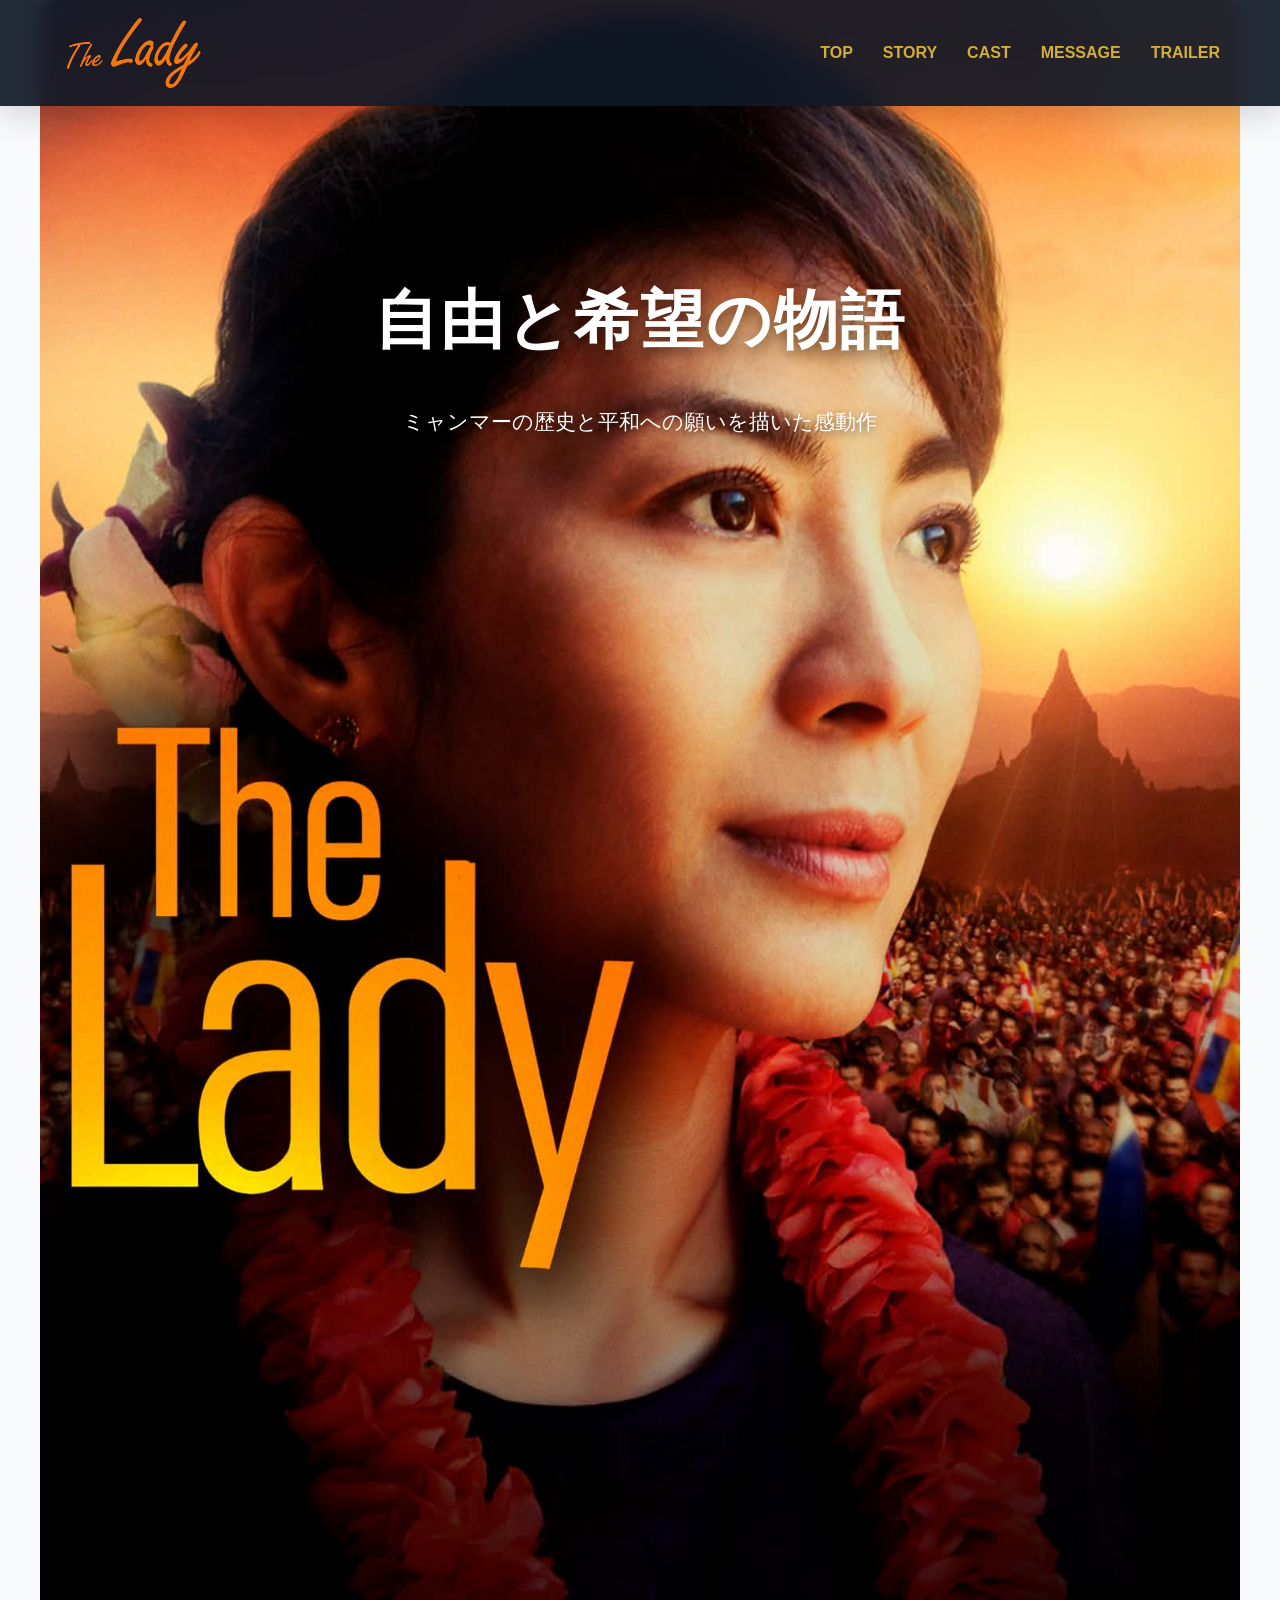
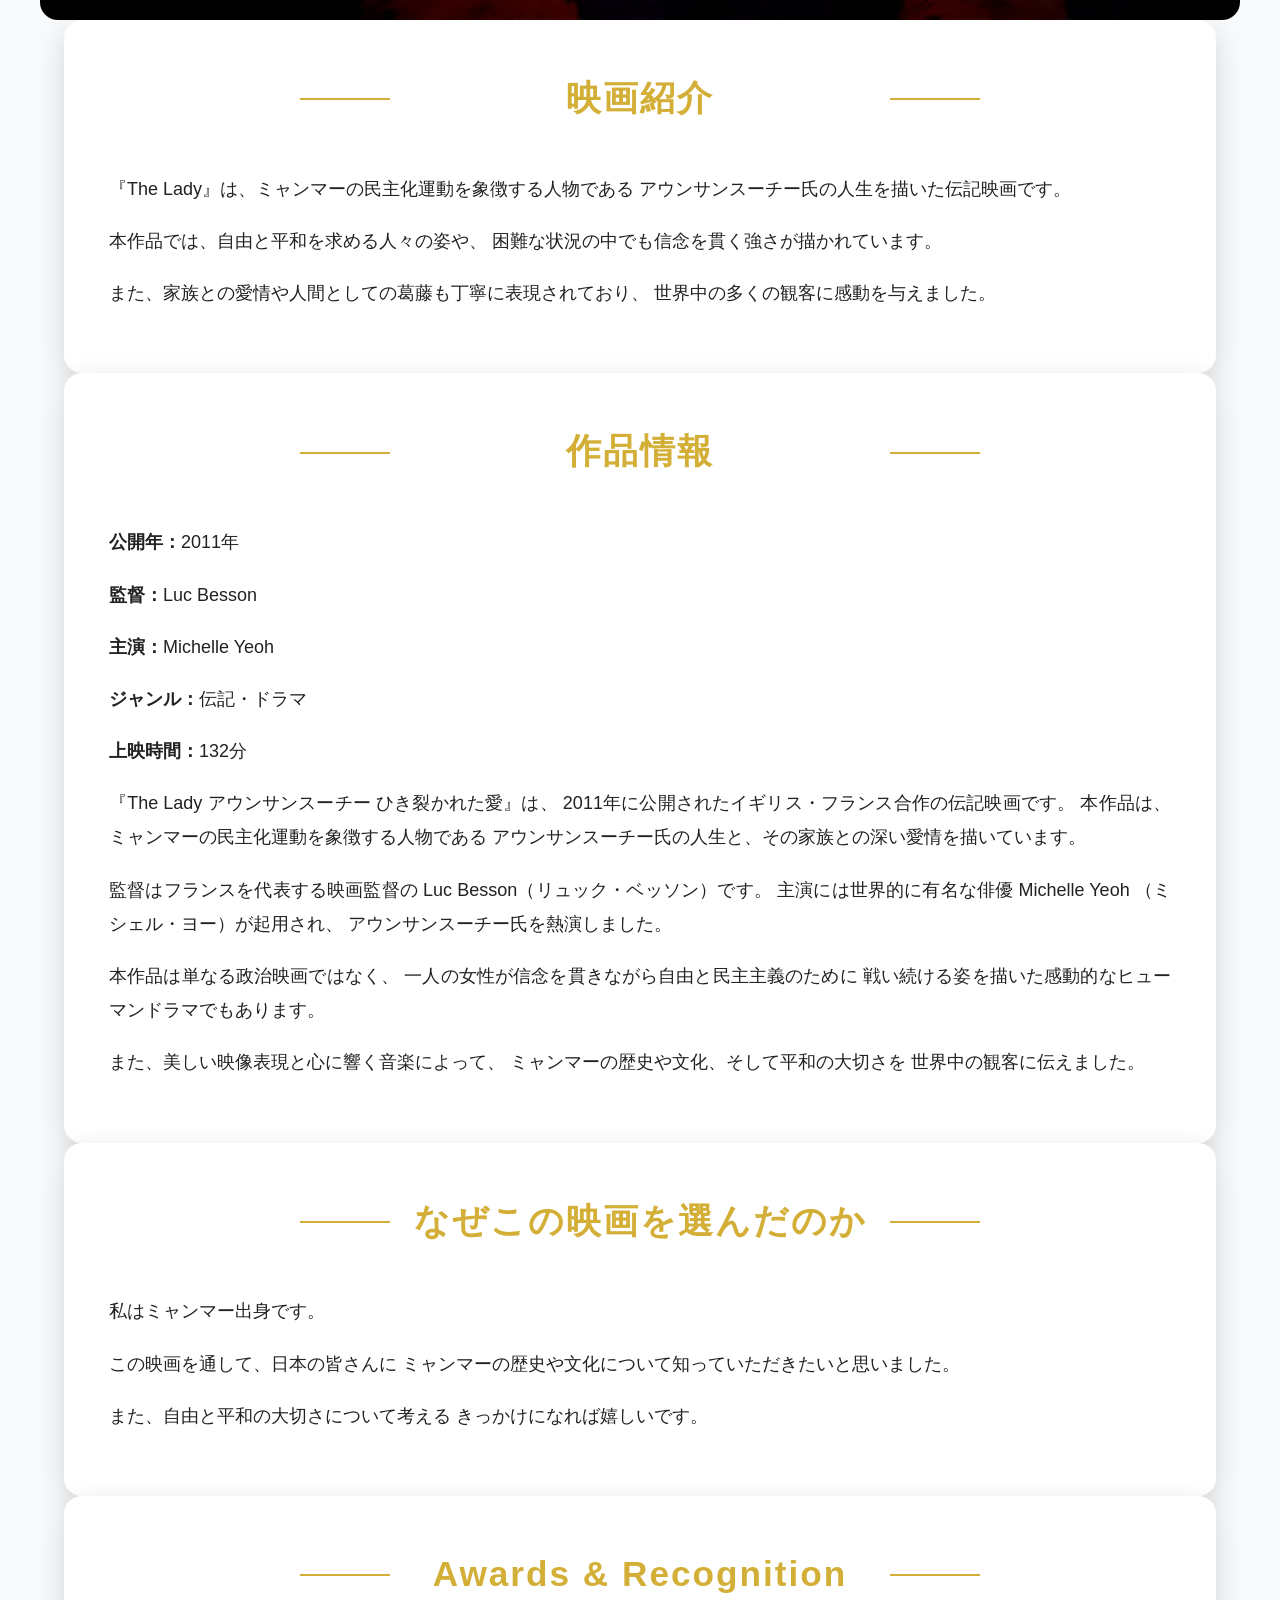
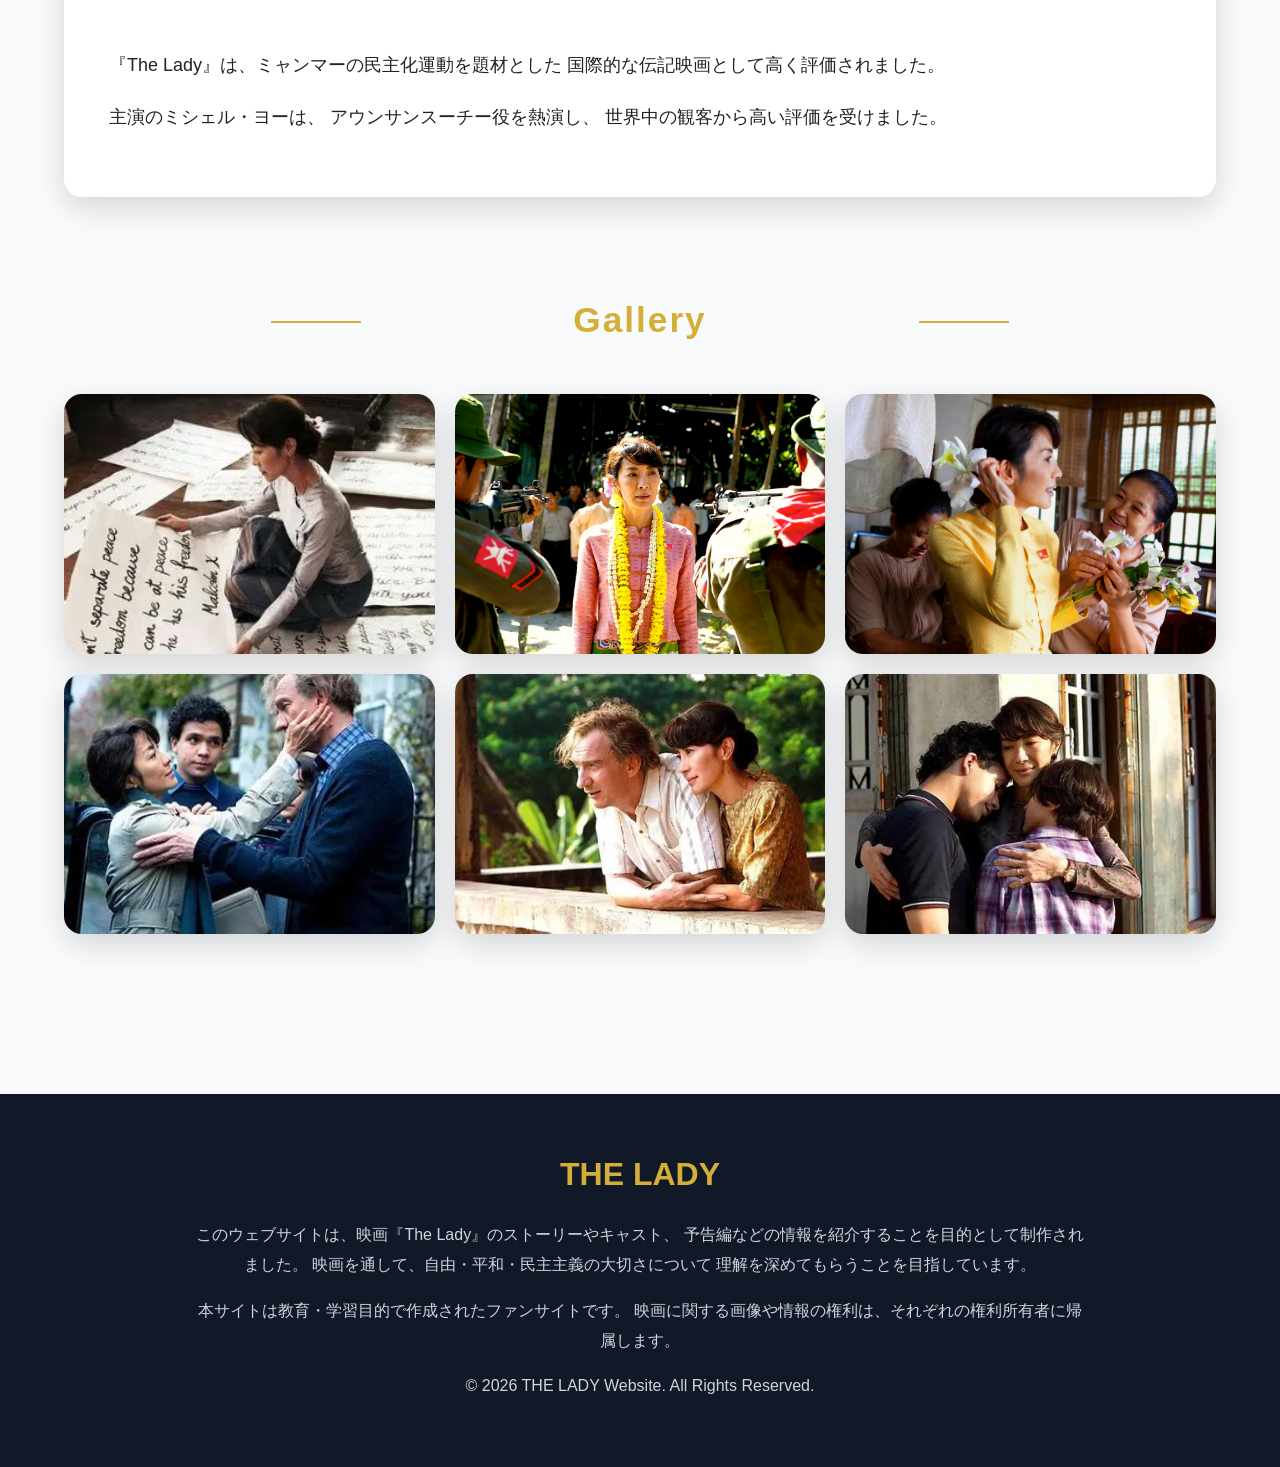
<file: index.html>
<!DOCTYPE html>
<html lang="ja">
<head>
    <meta charset="UTF-8">
<meta name="description"
    content="映画『The Lady』を紹介するWebサイトです。ミャンマーの歴史や文化、自由と平和の大切さについて紹介します。">
<meta name="keywords"
    content="The Lady,ミャンマー,アウンサンスーチー,映画,自由,平和,民主化">
<meta name="viewport" content="width=device-width, initial-scale=1.0">
<title>THE LADY | A Story of Freedom and Hope</title>
<link rel="stylesheet" href="css/style.css">
</head>
<body>
<!-- =====================================
    Header & Navigation
====================================== -->
<header>
    <nav class="navbar">
        <h1>
            <a href="index.html">
                <img src="images/logo.png" alt="THE LADY Logo">
            </a>
        </h1>
        <ul>
            <li><a href="index.html">TOP</a></li>
            <li><a href="story.html">STORY</a></li>
            <li><a href="cast.html">CAST</a></li>
            <li><a href="message.html">MESSAGE</a></li>
            <li><a href="trailer.html">TRAILER</a></li>
        </ul>
    </nav>
    <!-- =====================================
        Hero Section
    ====================================== -->
    <section class="hero">
        <div class="hero-text">
            <h2>自由と希望の物語</h2>
            <p>
                ミャンマーの歴史と平和への願いを描いた感動作
            </p>
        </div>
    </section>
</header>
<main>
    <!-- =====================================
        Introduction Section
    ====================================== -->
    <section class="intro">
        <h2>映画紹介</h2>
        <p>
            『The Lady』は、ミャンマーの民主化運動を象徴する人物である
            アウンサンスーチー氏の人生を描いた伝記映画です。
        </p>
        <p>
            本作品では、自由と平和を求める人々の姿や、
            困難な状況の中でも信念を貫く強さが描かれています。
        </p>
        <p>
            また、家族との愛情や人間としての葛藤も丁寧に表現されており、
            世界中の多くの観客に感動を与えました。
        </p>
    </section>

    <!-- =====================================
    Movie Information
===================================== -->

<section class="movie-info">

    <h2>作品情報</h2>

<p><strong>公開年：</strong>2011年</p>
<p><strong>監督：</strong>Luc Besson</p>
<p><strong>主演：</strong>Michelle Yeoh</p>
<p><strong>ジャンル：</strong>伝記・ドラマ</p>
<p><strong>上映時間：</strong>132分</p>

    <p>
        『The Lady アウンサンスーチー ひき裂かれた愛』は、
        2011年に公開されたイギリス・フランス合作の伝記映画です。
        本作品は、ミャンマーの民主化運動を象徴する人物である
        アウンサンスーチー氏の人生と、その家族との深い愛情を描いています。
    </p>

    <p>
        監督はフランスを代表する映画監督の
        Luc Besson（リュック・ベッソン）です。
        主演には世界的に有名な俳優 Michelle Yeoh
        （ミシェル・ヨー）が起用され、
        アウンサンスーチー氏を熱演しました。
    </p>

    <p>
        本作品は単なる政治映画ではなく、
        一人の女性が信念を貫きながら自由と民主主義のために
        戦い続ける姿を描いた感動的なヒューマンドラマでもあります。
    </p>

    <p>
        また、美しい映像表現と心に響く音楽によって、
        ミャンマーの歴史や文化、そして平和の大切さを
        世界中の観客に伝えました。
    </p>

</section>
    
    <!-- =====================================
        Why I Chose This Movie
    ====================================== -->
    <section class="reason">
        <h2>なぜこの映画を選んだのか</h2>
        <p>私はミャンマー出身です。</p>
        <p>
            この映画を通して、日本の皆さんに
            ミャンマーの歴史や文化について知っていただきたいと思いました。
        </p>
        <p>
            また、自由と平和の大切さについて考える
            きっかけになれば嬉しいです。
        </p>
    </section>
    <!-- =====================================
        Awards & Recognition
    ====================================== -->
    <section class="awards">
        <h2>Awards & Recognition</h2>
        <p>
            『The Lady』は、ミャンマーの民主化運動を題材とした
            国際的な伝記映画として高く評価されました。
        </p>
        <p>
            主演のミシェル・ヨーは、
            アウンサンスーチー役を熱演し、
            世界中の観客から高い評価を受けました。
        </p>
    </section>
    <!-- =====================================
        Gallery Section
    ====================================== -->
    <section class="gallery">
        <h2>Gallery</h2>
        <div class="gallery-container">
            <img src="images/gallery1.jpg" alt="The Lady Movie">
            <img src="images/gallery2.jpg" alt="Myanmar Culture">
            <img src="images/gallery3.jpg" alt="Movie Scene">
            <img src="images/gallery4.jpg" alt="The Lady Movie">
            <img src="images/gallery5.jpg" alt="Myanmar Culture">
            <img src="images/gallery6.jpg" alt="Movie Scene">
        </div>
    </section>
</main>
<!-- =====================================
    Footer
====================================== -->
<footer>
    <div class="footer-content">
        <h3>THE LADY</h3>
        <p>
            このウェブサイトは、映画『The Lady』のストーリーやキャスト、
            予告編などの情報を紹介することを目的として制作されました。
            映画を通して、自由・平和・民主主義の大切さについて
            理解を深めてもらうことを目指しています。
        </p>
    <p>
        本サイトは教育・学習目的で作成されたファンサイトです。
        映画に関する画像や情報の権利は、それぞれの権利所有者に帰属します。
    </p>
    <p>© 2026 THE LADY Website. All Rights Reserved.</p>
</div>
</footer>
</body>
</html>
</file>
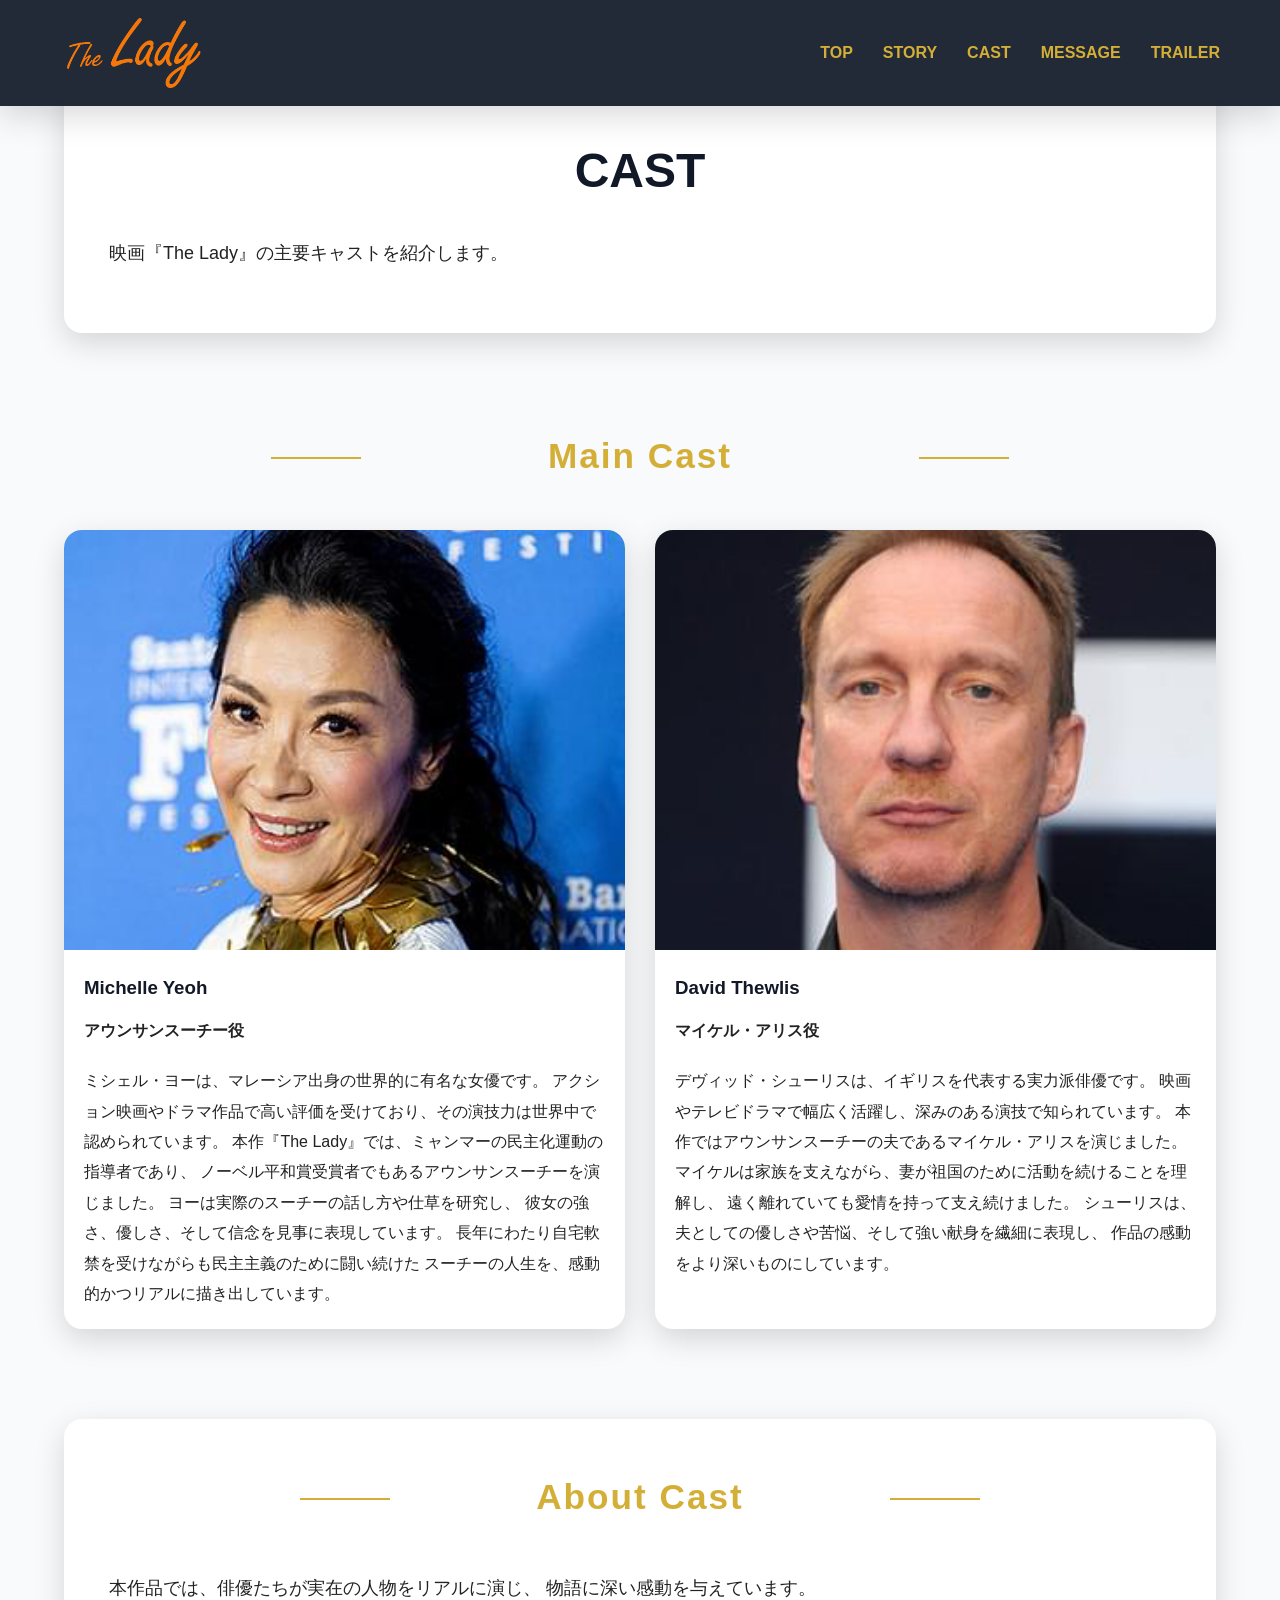
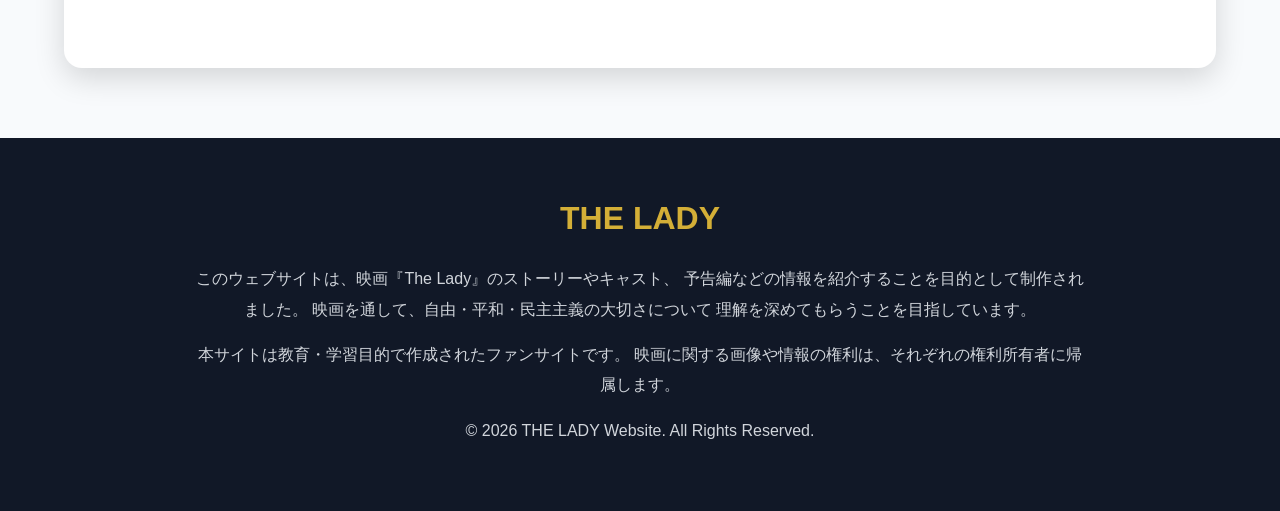
<file: cast.html>
<!DOCTYPE html>
<html lang="ja">
<head>
    <meta charset="UTF-8">
    <meta name="viewport" content="width=device-width, initial-scale=1.0">
    <title>CAST | THE LADY</title>
<link rel="stylesheet" href="css/style.css">
</head>
<body>
<header>
    <nav class="navbar">
        <h1><a href="index.html"><img src="images/logo.png" alt="logo"></a></h1>    <ul>
        <li><a href="index.html">TOP</a></li>
        <li><a href="story.html">STORY</a></li>
        <li><a href="cast.html">CAST</a></li>
        <li><a href="message.html">MESSAGE</a></li>
        <li><a href="trailer.html">TRAILER</a></li>
    </ul>
</nav>
</header>
<main>
<section class="intro">
<h1>CAST</h1>
<p>映画『The Lady』の主要キャストを紹介します。</p>
</section>
<section class="features">
<h2>Main Cast</h2>
<div class="cards">
<div class="card">
    <img src="images/michelle.jpg" alt="Michelle Yeoh">
    <h3>Michelle Yeoh</h3>
    <p><strong>アウンサンスーチー役</strong></p>
    <p>
        ミシェル・ヨーは、マレーシア出身の世界的に有名な女優です。
        アクション映画やドラマ作品で高い評価を受けており、その演技力は世界中で認められています。
        本作『The Lady』では、ミャンマーの民主化運動の指導者であり、
        ノーベル平和賞受賞者でもあるアウンサンスーチーを演じました。
        ヨーは実際のスーチーの話し方や仕草を研究し、
        彼女の強さ、優しさ、そして信念を見事に表現しています。
        長年にわたり自宅軟禁を受けながらも民主主義のために闘い続けた
        スーチーの人生を、感動的かつリアルに描き出しています。
    </p>
</div>
<div class="card">
    <img src="images/david.jpg" alt="David Thewlis">
    <h3>David Thewlis</h3>
    <p><strong>マイケル・アリス役</strong></p>
    <p>
        デヴィッド・シューリスは、イギリスを代表する実力派俳優です。
        映画やテレビドラマで幅広く活躍し、深みのある演技で知られています。
        本作ではアウンサンスーチーの夫であるマイケル・アリスを演じました。
        マイケルは家族を支えながら、妻が祖国のために活動を続けることを理解し、
        遠く離れていても愛情を持って支え続けました。
        シューリスは、夫としての優しさや苦悩、そして強い献身を繊細に表現し、
        作品の感動をより深いものにしています。
    </p>
</div>
</div>
</section>
<section class="reason">
<h2>About Cast</h2>
<p>
    本作品では、俳優たちが実在の人物をリアルに演じ、
    物語に深い感動を与えています。
</p>
</section>
</main>
<footer>
    <div class="footer-content">
        <h3>THE LADY</h3>
        <p>
            このウェブサイトは、映画『The Lady』のストーリーやキャスト、
            予告編などの情報を紹介することを目的として制作されました。
            映画を通して、自由・平和・民主主義の大切さについて
            理解を深めてもらうことを目指しています。
        </p>
    <p>
        本サイトは教育・学習目的で作成されたファンサイトです。
        映画に関する画像や情報の権利は、それぞれの権利所有者に帰属します。
    </p>
    <p>© 2026 THE LADY Website. All Rights Reserved.</p>
</div>
</footer>
</body>
</html>
</file>
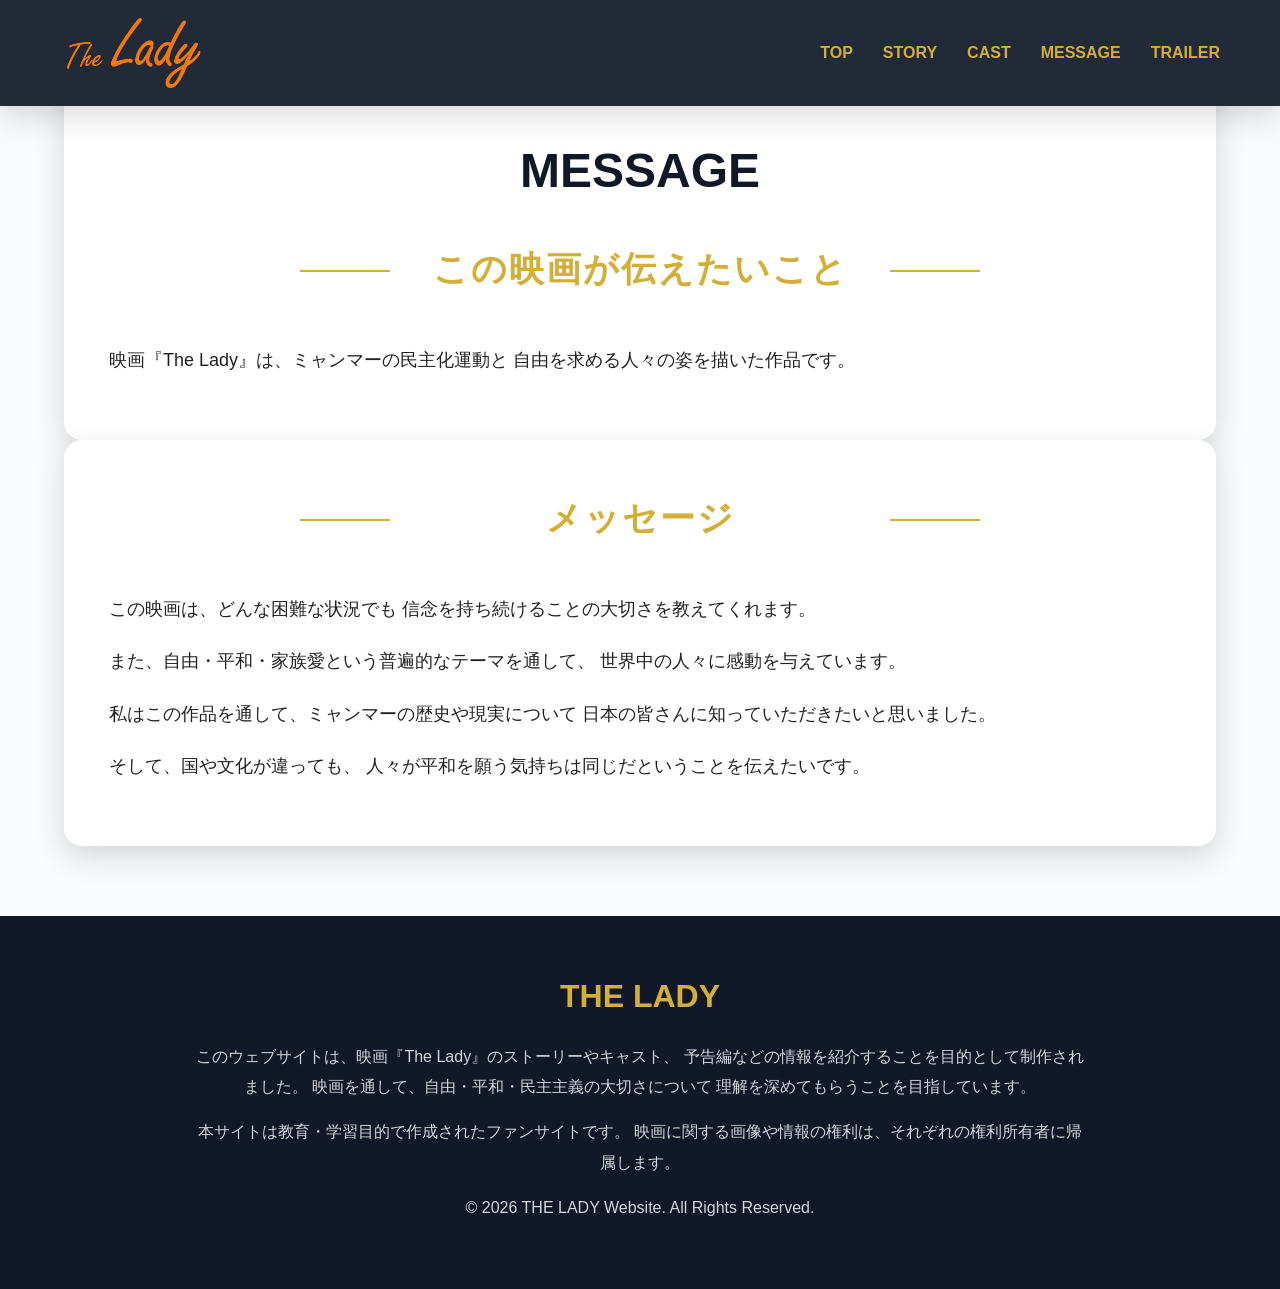
<file: message.html>
<!DOCTYPE html>
<html lang="ja">

<head>
    <meta charset="UTF-8">
    <meta name="viewport" content="width=device-width, initial-scale=1.0">
    <title>MESSAGE | THE LADY</title>

    <link rel="stylesheet" href="css/style.css">
</head>

<body>

<header>

    <nav class="navbar">
        <h1><a href="index.html"><img src="images/logo.png" alt="logo"></a></h1>
        <ul>
            <li><a href="index.html">TOP</a></li>
            <li><a href="story.html">STORY</a></li>
            <li><a href="cast.html">CAST</a></li>
            <li><a href="message.html">MESSAGE</a></li>
            <li><a href="trailer.html">TRAILER</a></li>
        </ul>

    </nav>

</header>

<main>

<section class="intro">

    <h1>MESSAGE</h1>

    <h2>この映画が伝えたいこと</h2>

    <p>
        映画『The Lady』は、ミャンマーの民主化運動と
        自由を求める人々の姿を描いた作品です。
    </p>

</section>

<section class="reason">

    <h2>メッセージ</h2>

    <p>
        この映画は、どんな困難な状況でも
        信念を持ち続けることの大切さを教えてくれます。
    </p>

    <p>
        また、自由・平和・家族愛という普遍的なテーマを通して、
        世界中の人々に感動を与えています。
    </p>

    <p>
        私はこの作品を通して、ミャンマーの歴史や現実について
        日本の皆さんに知っていただきたいと思いました。
    </p>

    <p>
        そして、国や文化が違っても、
        人々が平和を願う気持ちは同じだということを伝えたいです。
    </p>

</section>

</main>

<footer>
    <div class="footer-content">
        <h3>THE LADY</h3>
        <p>
            このウェブサイトは、映画『The Lady』のストーリーやキャスト、
            予告編などの情報を紹介することを目的として制作されました。
            映画を通して、自由・平和・民主主義の大切さについて
            理解を深めてもらうことを目指しています。
        </p>
    <p>
        本サイトは教育・学習目的で作成されたファンサイトです。
        映画に関する画像や情報の権利は、それぞれの権利所有者に帰属します。
    </p>
    <p>© 2026 THE LADY Website. All Rights Reserved.</p>
</div>
</footer>

</body>
</html>
</file>
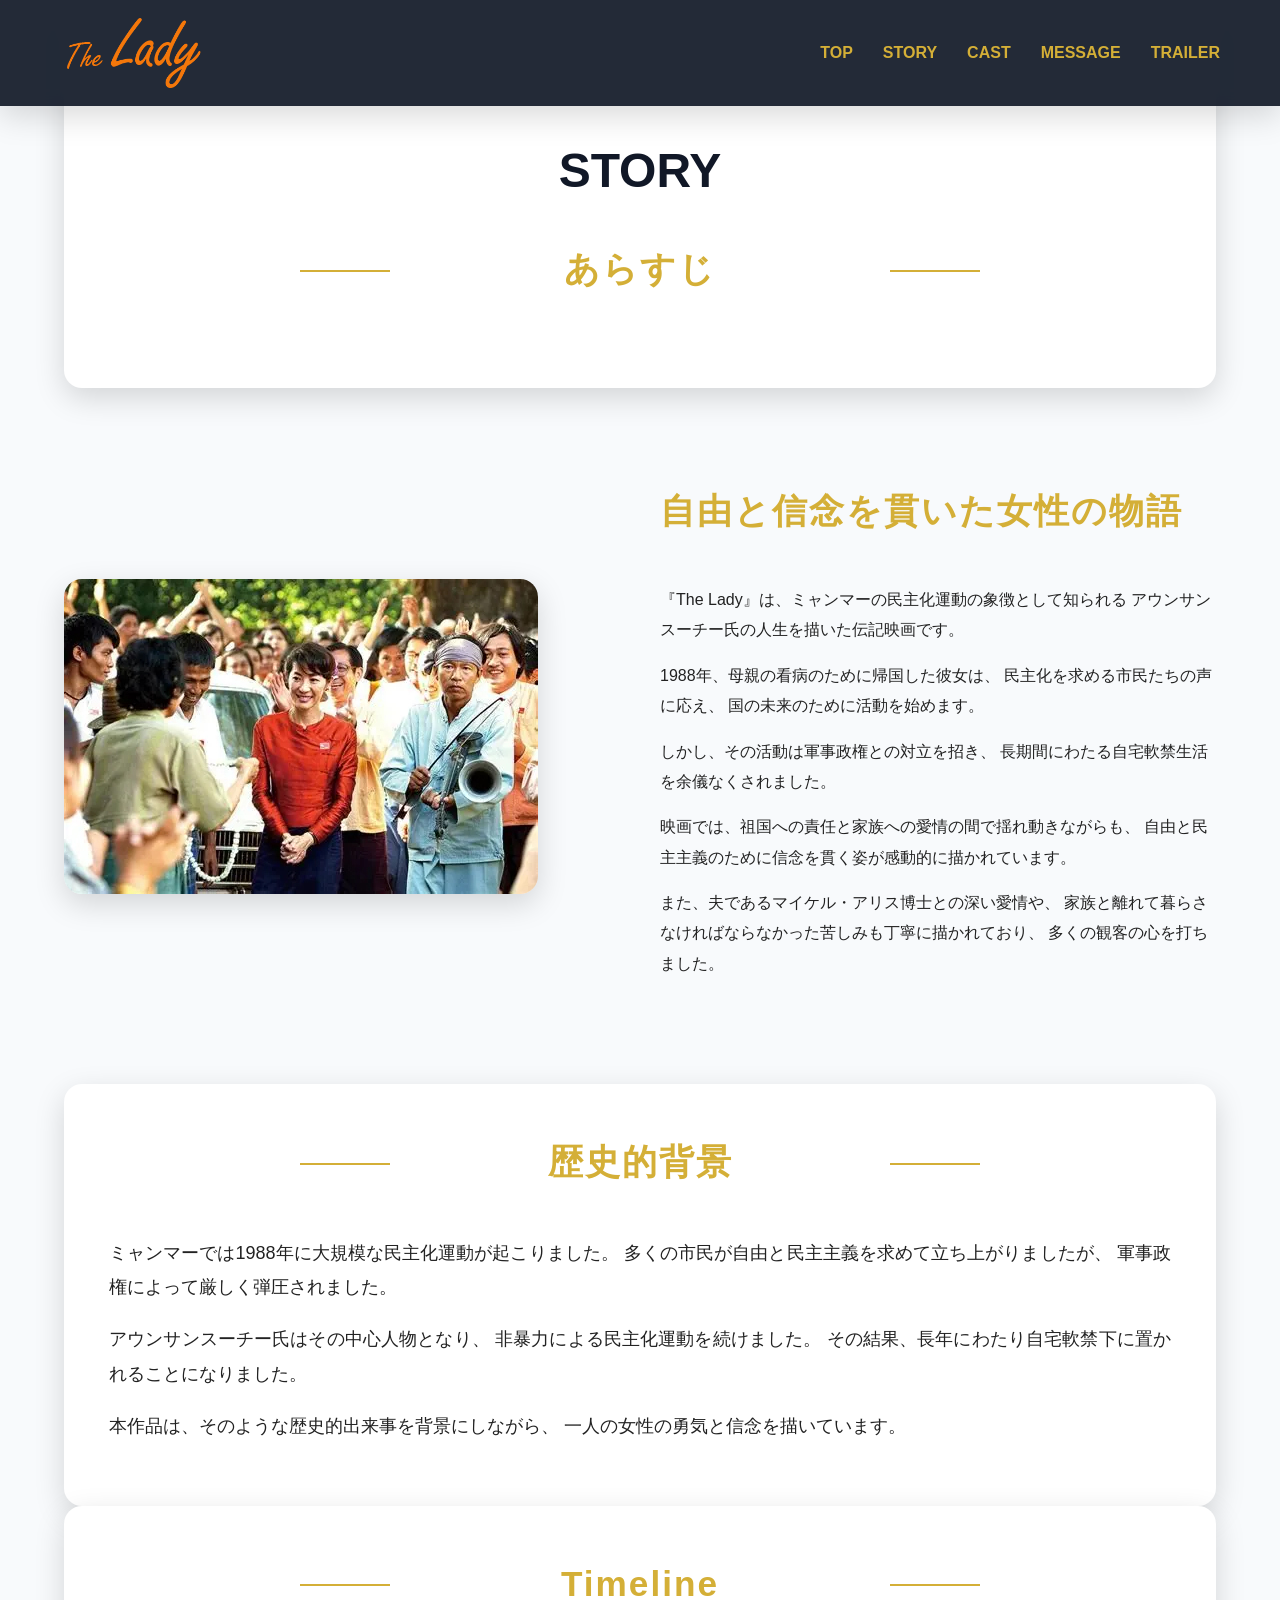
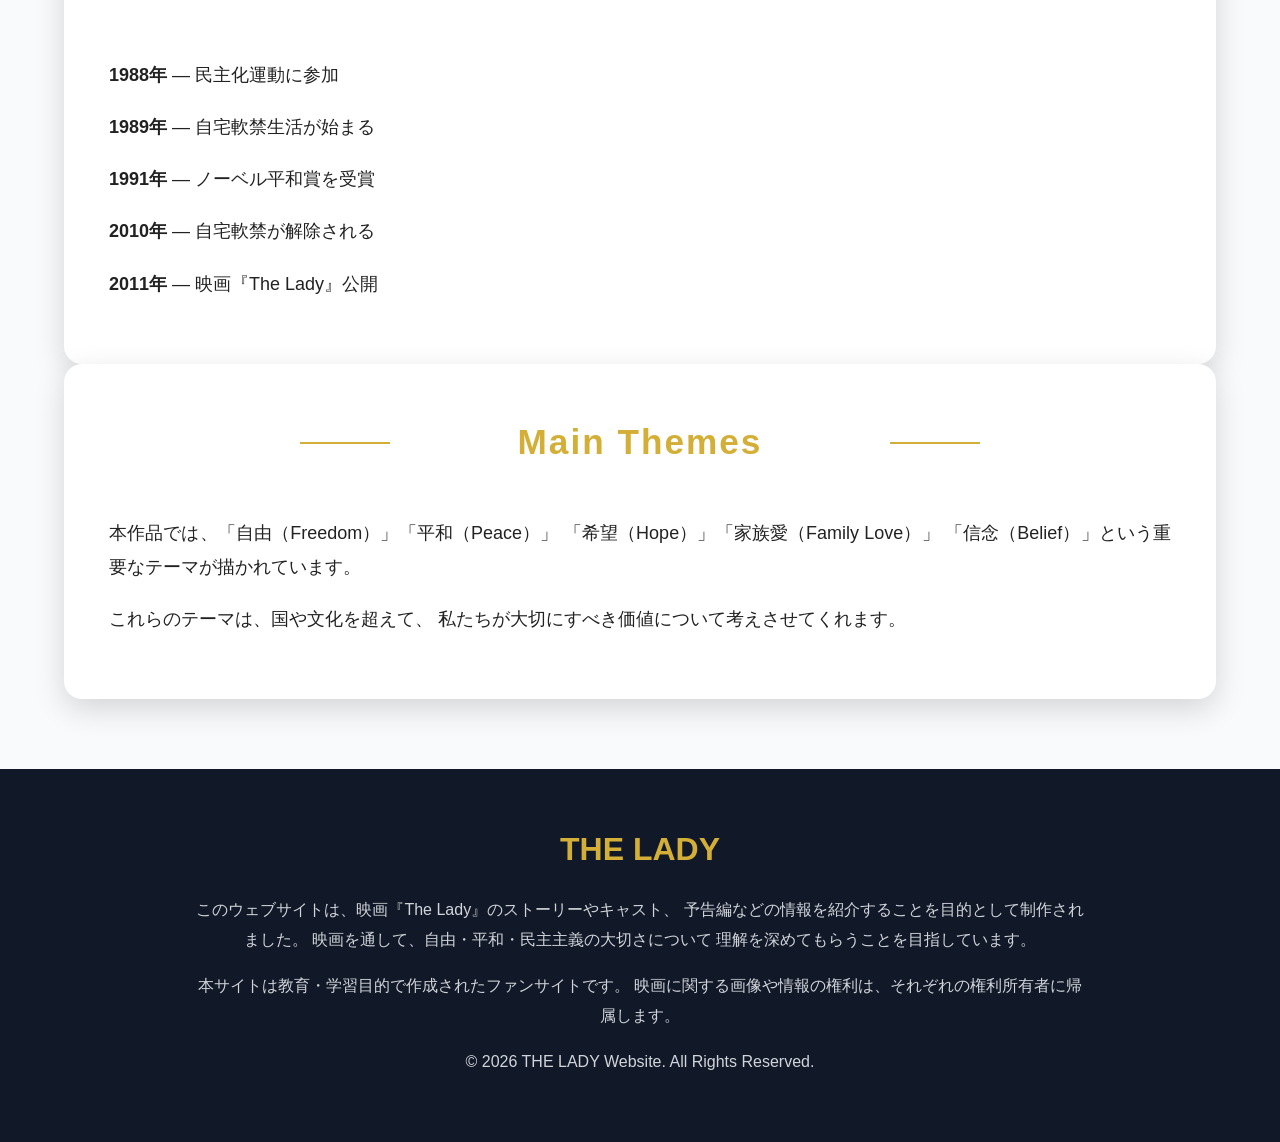
<file: story.html>
<!DOCTYPE html>
<html lang="ja">
<head>
    <meta charset="UTF-8">
    <meta name="viewport" content="width=device-width, initial-scale=1.0">
    <title>STORY | THE LADY</title>
<link rel="stylesheet" href="css/style.css">
</head>
<body>
<!-- =====================================
    Header & Navigation
====================================== -->
<header>
    <nav class="navbar">
        <h1>
            <a href="index.html">
                <img src="images/logo.png" alt="logo">
            </a>
        </h1>
        <ul>
            <li><a href="index.html">TOP</a></li>
            <li><a href="story.html">STORY</a></li>
            <li><a href="cast.html">CAST</a></li>
            <li><a href="message.html">MESSAGE</a></li>
            <li><a href="trailer.html">TRAILER</a></li>
        </ul>
    </nav>
</header>
<main>
    <!-- =====================================
        Story Section
    ====================================== -->
    <section class="intro">
        <h1>STORY</h1>
        <h2>あらすじ</h2>
    </section>
    <!-- =====================================
        Story Detail
    ====================================== -->
    <section class="story-detail">
        <div class="story-image">
            <img src="images/story.jpg" alt="The Lady Story">
        </div>
        <div class="story-text">
            <h2>自由と信念を貫いた女性の物語</h2>
            <p>
                『The Lady』は、ミャンマーの民主化運動の象徴として知られる
                アウンサンスーチー氏の人生を描いた伝記映画です。
            </p>
            <p>
                1988年、母親の看病のために帰国した彼女は、
                民主化を求める市民たちの声に応え、
                国の未来のために活動を始めます。
            </p>
            <p>
                しかし、その活動は軍事政権との対立を招き、
                長期間にわたる自宅軟禁生活を余儀なくされました。
            </p>
            <p>
                映画では、祖国への責任と家族への愛情の間で揺れ動きながらも、
                自由と民主主義のために信念を貫く姿が感動的に描かれています。
            </p>
            <p>
                また、夫であるマイケル・アリス博士との深い愛情や、
                家族と離れて暮らさなければならなかった苦しみも丁寧に描かれており、
                多くの観客の心を打ちました。
            </p>
        </div>
    </section>
    <!-- =====================================
        Historical Background
    ====================================== -->
    <section class="movie-info">
        <h2>歴史的背景</h2>
        <p>
            ミャンマーでは1988年に大規模な民主化運動が起こりました。
            多くの市民が自由と民主主義を求めて立ち上がりましたが、
            軍事政権によって厳しく弾圧されました。
        </p>
        <p>
            アウンサンスーチー氏はその中心人物となり、
            非暴力による民主化運動を続けました。
            その結果、長年にわたり自宅軟禁下に置かれることになりました。
        </p>
        <p>
            本作品は、そのような歴史的出来事を背景にしながら、
            一人の女性の勇気と信念を描いています。
        </p>
    </section>
    <!-- =====================================
        Timeline
    ====================================== -->
    <section class="movie-info">
        <h2>Timeline</h2>
        <p><strong>1988年</strong> ― 民主化運動に参加</p>
        <p><strong>1989年</strong> ― 自宅軟禁生活が始まる</p>
        <p><strong>1991年</strong> ― ノーベル平和賞を受賞</p>
        <p><strong>2010年</strong> ― 自宅軟禁が解除される</p>
        <p><strong>2011年</strong> ― 映画『The Lady』公開</p>
    </section>
    <!-- =====================================
        Main Themes
    ====================================== -->
    <section class="movie-info">
        <h2>Main Themes</h2>
        <p>
            本作品では、「自由（Freedom）」「平和（Peace）」
            「希望（Hope）」「家族愛（Family Love）」
            「信念（Belief）」という重要なテーマが描かれています。
        </p>
        <p>
            これらのテーマは、国や文化を超えて、
            私たちが大切にすべき価値について考えさせてくれます。
        </p>
    </section>
</main>
<!-- =====================================
    Footer
====================================== -->
<footer>
    <div class="footer-content">
        <h3>THE LADY</h3>
        <p>
            このウェブサイトは、映画『The Lady』のストーリーやキャスト、
            予告編などの情報を紹介することを目的として制作されました。
            映画を通して、自由・平和・民主主義の大切さについて
            理解を深めてもらうことを目指しています。
        </p>
    <p>
        本サイトは教育・学習目的で作成されたファンサイトです。
        映画に関する画像や情報の権利は、それぞれの権利所有者に帰属します。
    </p>
    <p>© 2026 THE LADY Website. All Rights Reserved.</p>
</div>
</footer>
</body>
</html>
</file>
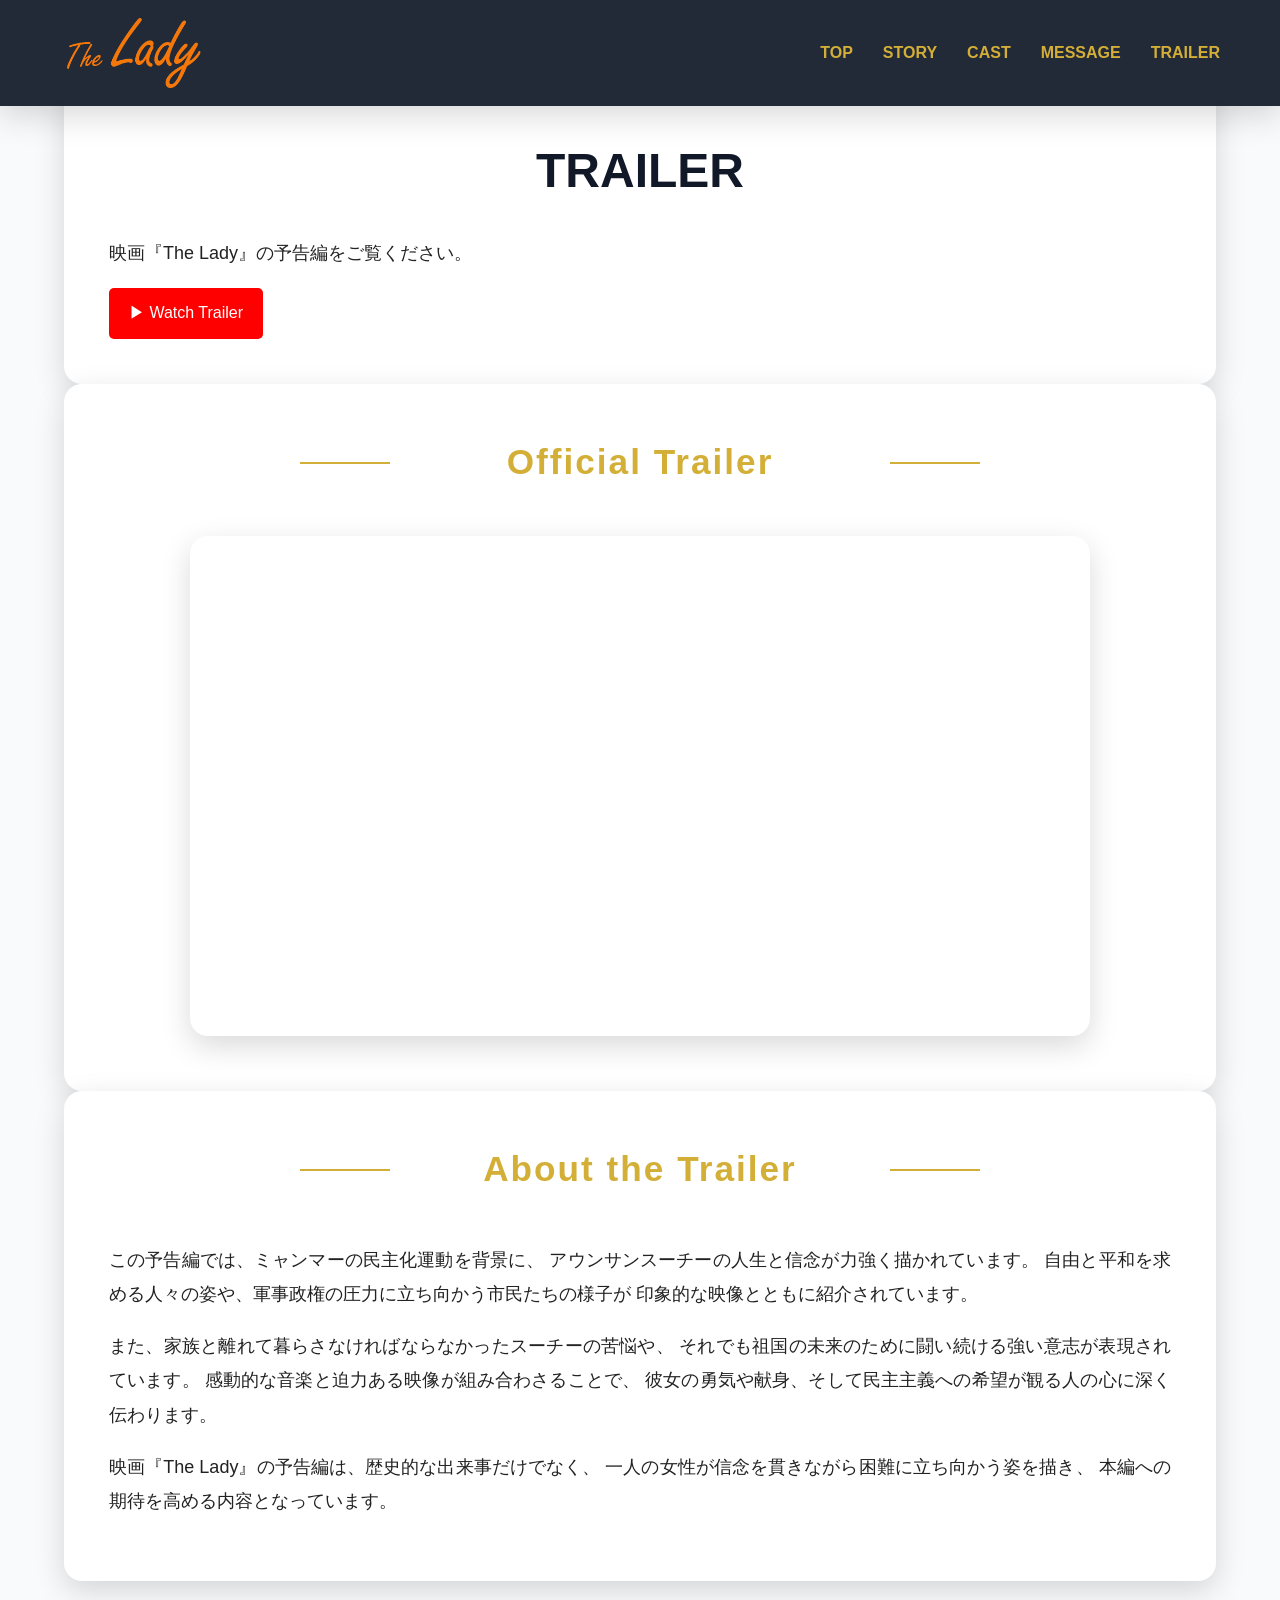
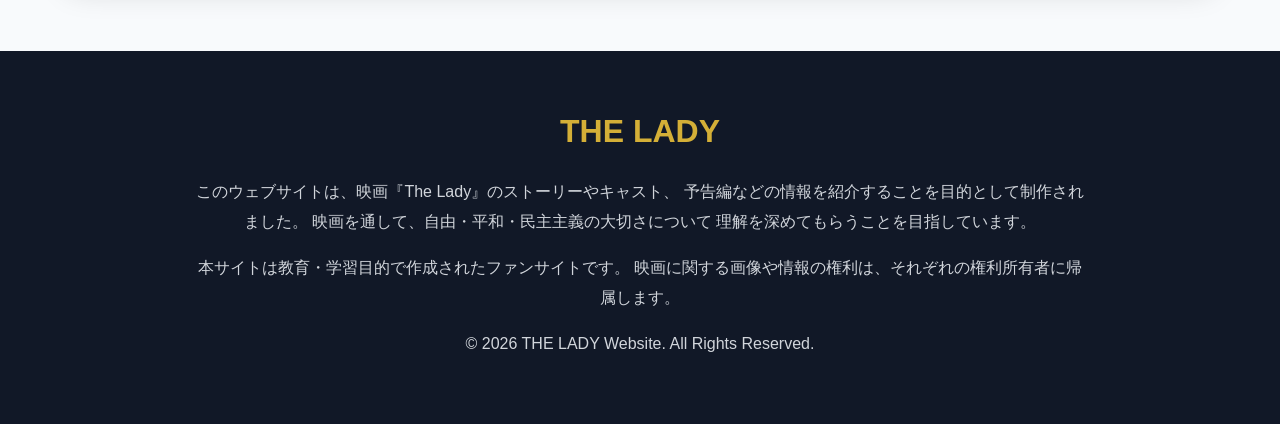
<file: trailer.html>
<!DOCTYPE html>
<html lang="ja">

<head>
    <meta charset="UTF-8">
    <meta name="viewport" content="width=device-width, initial-scale=1.0">
    <title>TRAILER | THE LADY</title>

    <link rel="stylesheet" href="css/style.css">
</head>

<body>

<header>

    <nav class="navbar">

        <h1><a href="index.html"><img src="images/logo.png" alt="logo"></a></h1>

        <ul>
            <li><a href="index.html">TOP</a></li>
            <li><a href="story.html">STORY</a></li>
            <li><a href="cast.html">CAST</a></li>
            <li><a href="message.html">MESSAGE</a></li>
            <li><a href="trailer.html">TRAILER</a></li>
        </ul>

    </nav>

</header>

<main>

<section class="intro">

    <h1>TRAILER</h1>

    <p>
        映画『The Lady』の予告編をご覧ください。
    </p>

    <a href="https://youtu.be/FyB3uUX6gjw?si=Tbl0Mh_6ht58o3bk" target="_blank" class="btn">
        ▶ Watch Trailer
    </a>

</section>

<section class="reason">

    <h2>Official Trailer</h2>

    <div class="video-container">

        <iframe
            src="https://www.youtube.com/embed/FyB3uUX6gjw?si=8I9V-zb_J3FN25iQ"
            title="The Lady Trailer"
            frameborder="0"
            allowfullscreen>
        </iframe>

    </div>

</section>

<section class="intro">
    <h2>About the Trailer</h2>
    <p>
        この予告編では、ミャンマーの民主化運動を背景に、
        アウンサンスーチーの人生と信念が力強く描かれています。
        自由と平和を求める人々の姿や、軍事政権の圧力に立ち向かう市民たちの様子が
        印象的な映像とともに紹介されています。
    </p>
<p>
    また、家族と離れて暮らさなければならなかったスーチーの苦悩や、
    それでも祖国の未来のために闘い続ける強い意志が表現されています。
    感動的な音楽と迫力ある映像が組み合わさることで、
    彼女の勇気や献身、そして民主主義への希望が観る人の心に深く伝わります。
</p>
<p>
    映画『The Lady』の予告編は、歴史的な出来事だけでなく、
    一人の女性が信念を貫きながら困難に立ち向かう姿を描き、
    本編への期待を高める内容となっています。
</p>
</section>

</main>

<footer>
    <div class="footer-content">
        <h3>THE LADY</h3>
        <p>
            このウェブサイトは、映画『The Lady』のストーリーやキャスト、
            予告編などの情報を紹介することを目的として制作されました。
            映画を通して、自由・平和・民主主義の大切さについて
            理解を深めてもらうことを目指しています。
        </p>
    <p>
        本サイトは教育・学習目的で作成されたファンサイトです。
        映画に関する画像や情報の権利は、それぞれの権利所有者に帰属します。
    </p>
    <p>© 2026 THE LADY Website. All Rights Reserved.</p>
</div>
</footer>

</body>

</html>
</file>
<file: css/style.css>
/* ==========================================
THE LADY WEBSITE
Professional Movie Presentation Design
Theme: Freedom • Hope • Peace
========================================== */

/* ==========================================
ROOT VARIABLES
Easy theme management
========================================== */

:root{

    --primary:#111827;
    --secondary:#1f2937;

    --gold:#D4AF37;
    --gold-light:#f4d36b;

    --white:#ffffff;
    --off-white:#f8fafc;

    --text:#222222;
    --text-light:#666666;

    --shadow:0 10px 30px rgba(0,0,0,.15);

    --radius:18px;

    --transition:.35s ease;
}

/* ==========================================
RESET
========================================== */

*{
    margin:0;
    padding:0;
    box-sizing:border-box;
}

html{
    scroll-behavior:smooth;
}

body{
    font-family:
    "Yu Gothic",
    "YuGothic",
    sans-serif;

    background:var(--off-white);

    color:var(--text);

    line-height:1.9;
}

/* ==========================================
GLOBAL ELEMENTS
========================================== */

img{
    display:block;
    max-width:100%;
}

a{
    text-decoration:none;
}

section{
    width:90%;
    max-width:1200px;
    margin:auto;
    padding:90px 0;
}

/* ==========================================
TITLE DESIGN
Example:
──── 映画紹介 ────
========================================== */

h2{

    text-align:center;

    font-size:2.2rem;

    color:var(--gold);

    margin-bottom:40px;

    position:relative;

    letter-spacing:2px;
}

h2::before,
h2::after{

    content:"";

    position:absolute;

    top:50%;

    width:90px;

    height:2px;

    background:var(--gold);
}

h2::before{
    left:18%;
}

h2::after{
    right:18%;
}

/* ==========================================
NAVIGATION BAR
========================================== */

.navbar{

    position:fixed;

    top:0;

    left:0;

    width:100%;

    display:flex;

    justify-content:space-between;

    align-items:center;

    padding:18px 60px;

    background:rgba(17,24,39,.92);

    backdrop-filter:blur(10px);

    z-index:1000;

    box-shadow:var(--shadow);
}

.navbar h1 img{

    max-height:70px;

    width:auto;
}

.navbar ul{

    display:flex;

    list-style:none;

    gap:30px;
}

.navbar a{

    color:var(--gold);

    font-weight:600;

    transition:var(--transition);
}

.navbar a:hover{

    color:white;
}

/* ==========================================
HERO SECTION
========================================== */

.hero{

    width:100%;

    height: 180vh;

    display:flex;

    justify-content:center;

    align-items:flex-start;

    padding-top: 250px;

    border-radius: var(--radius);

    text-align:center;

    background:
    url("../images/hero.jpg");

    background-size:cover;

    background-position:center -5%;
}

.hero-text{

    padding:20px;
    margin-top: -10px;
}

.hero h2{

    color:white;

    font-size:clamp(2.5rem,5vw,4.8rem);

    margin-bottom:20px;

    text-shadow:0 5px 15px rgba(0,0,0,.5);
}

.hero h2::before,
.hero h2::after{
    display:none;
}

.hero p{

    color:white;

    font-size:1.3rem;

    text-shadow:0 3px 10px rgba(0,0,0,.5);
}

/* ==========================================
INTRO / REASON / AWARDS
========================================== */

.intro,
.reason,
.awards,
.movie-info{

    background:white;

    padding:45px;

    border-radius:var(--radius);

    box-shadow:var(--shadow);
}

.intro p,
.reason p,
.awards p,
.movie-info p{

    font-size:18px;

    margin-bottom:18px;

    text-align:justify;
}

/* ==========================================
PAGE TITLE
========================================== */

.intro h1{

    text-align:center;

    font-size:3rem;

    color:var(--primary);

    margin-top:80px;

    margin-bottom:20px;
}

/* ==========================================
STORY DETAIL
========================================== */

.story-detail{

    display:flex;

    gap:40px;

    align-items:center;
}

.story-image{

    flex:1;
}

.story-image img{

    border-radius:var(--radius);

    box-shadow:var(--shadow);
}

.story-text{

    flex:1;
}

.story-text h2{

    text-align:left;
}

.story-text h2::before,
.story-text h2::after{
    display:none;
}

.story-text p{

    margin-bottom:15px;
}

/* ==========================================
CAST CARDS
========================================== */

.cards{

    display:grid;

    grid-template-columns:
    repeat(auto-fit,minmax(320px,1fr));

    gap:30px;
}

.card{

    background:white;

    border-radius:var(--radius);

    overflow:hidden;

    box-shadow:var(--shadow);

    transition:var(--transition);
}

.card:hover{

    transform:translateY(-10px);
}

.card img{

    width:100%;

    height:420px;

    object-fit:cover;
}

.card h3{

    color:var(--primary);

    margin:20px 20px 10px;
}

.card p{

    padding:0 20px 20px;
}

/* ==========================================
GALLERY SECTION
========================================== */

.gallery-container{

    display:grid;

    grid-template-columns:repeat(3,1fr);

    gap:20px;
}

.gallery-container img{

    width:100%;

    height:260px;

    object-fit:cover;

    border-radius:var(--radius);

    box-shadow:var(--shadow);

    transition:var(--transition);
}

.gallery-container img:hover{

    transform:scale(1.04);
}

/* ==========================================
trailer / VIDEO SECTION
========================================== */

.btn {

    display: inline-block;
    padding: 10px 20px;
    background: red;
    color: white;
    text-decoration: none;
    border-radius: 5px;
    
}

.video-container{

    text-align:center;
}

.video-container iframe{

    width:100%;

    max-width:900px;

    height:500px;

    border:none;

    border-radius:var(--radius);

    box-shadow:var(--shadow);
}

/* ==========================================
FOOTER
========================================== */

footer{

    background:var(--primary);

    color:white;

    margin-top:70px;

    padding:50px 20px;
}

.footer-content{

    max-width:900px;

    margin:auto;

    text-align:center;
}

.footer-content h3{

    color:var(--gold);

    margin-bottom:15px;

    font-size:2rem;
}

.footer-content p{

    color:#d1d5db;

    margin-bottom:15px;
}

/* ==========================================
RESPONSIVE DESIGN
========================================== */

@media(max-width:768px){

    .navbar{

        flex-direction:column;

        padding:15px;
    }

    .navbar ul{

        gap:15px;

        flex-wrap:wrap;

        justify-content:center;
    }

    h2{

        font-size:1.7rem;
    }

    h2::before,
    h2::after{

        width:40px;
    }

    h2::before{
        left:5%;
    }

    h2::after{
        right:5%;
    }

    .story-detail{

        flex-direction:column;
    }

    .gallery-container{

        grid-template-columns:1fr;
    }

    .video-container iframe{

        height:250px;
    }

    .hero h2{

        font-size:2.4rem;
    }

    .hero p{

        font-size:1rem;
    }

    .intro,
    .reason,
    .awards,
    .movie-info{

        padding:30px;
    }

    section{

        padding:70px 0;
    }

    .card img{

        height:320px;
    }
}
</file>
